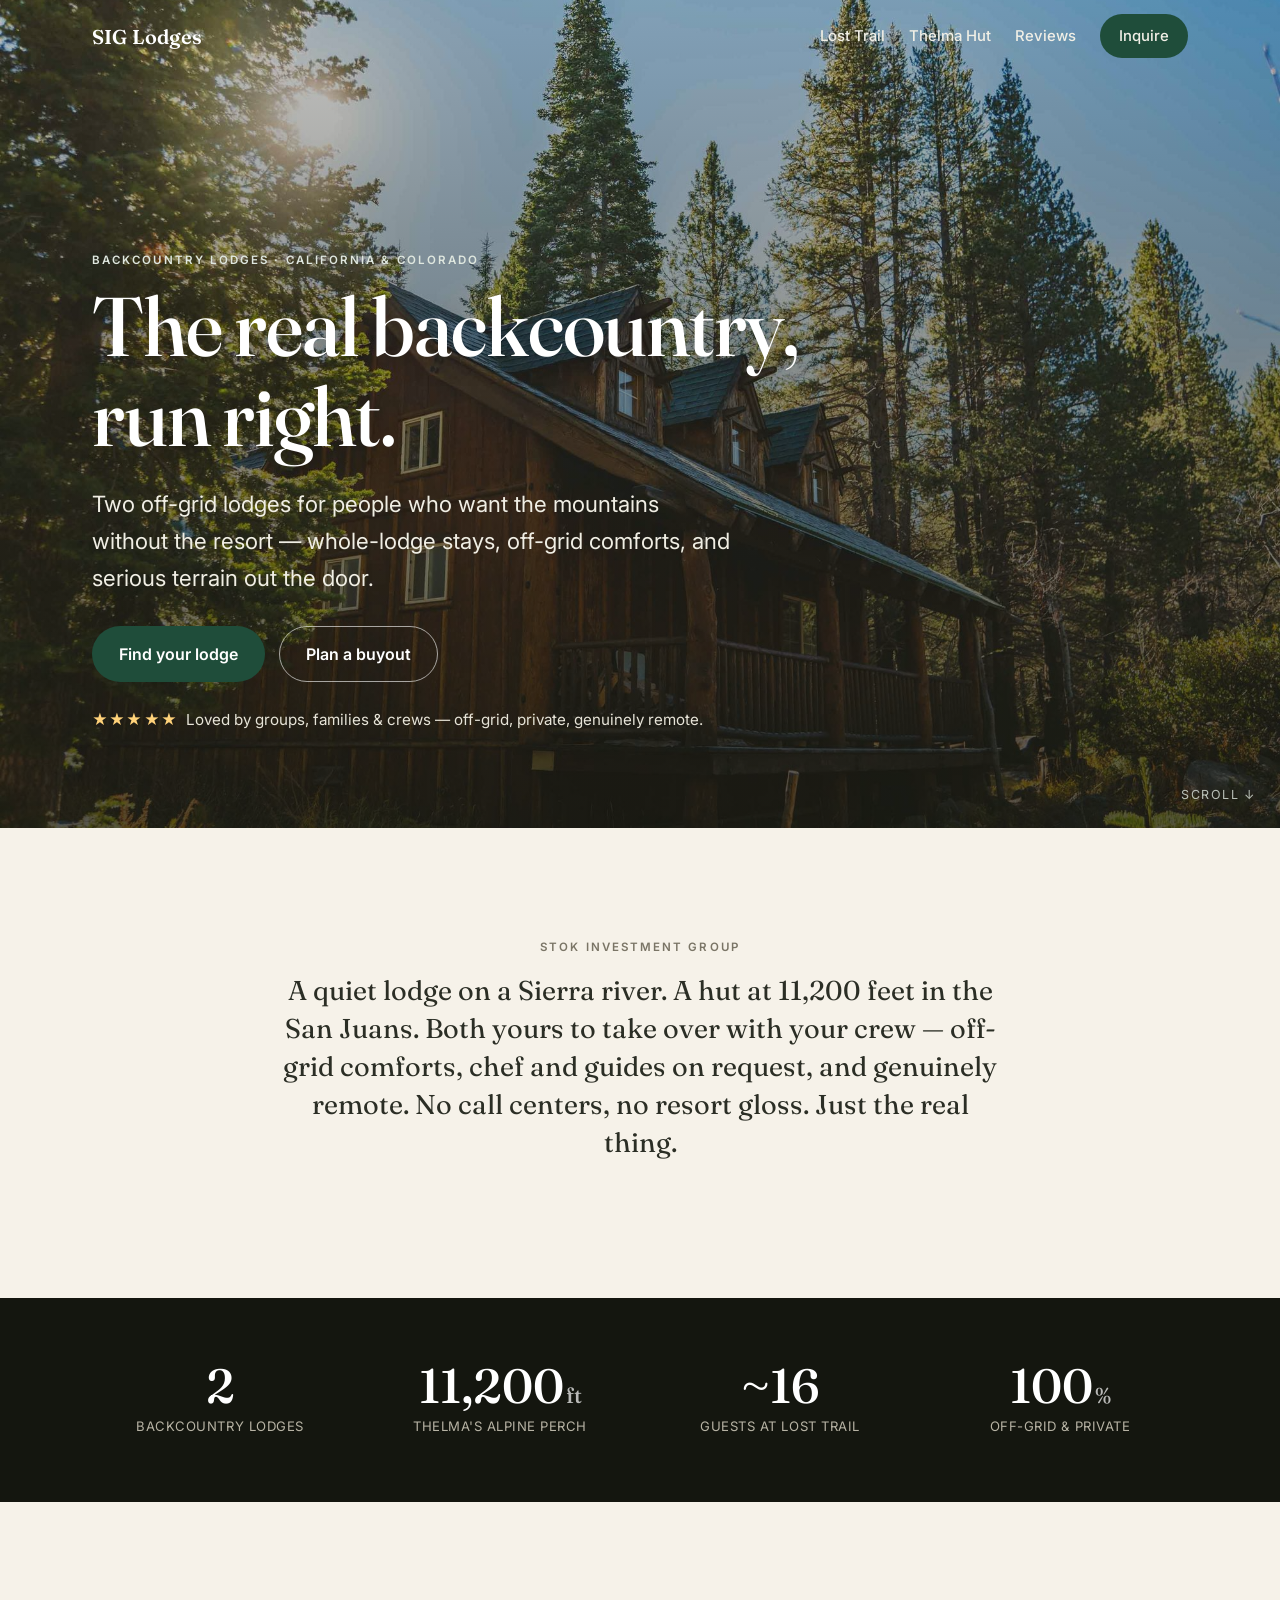
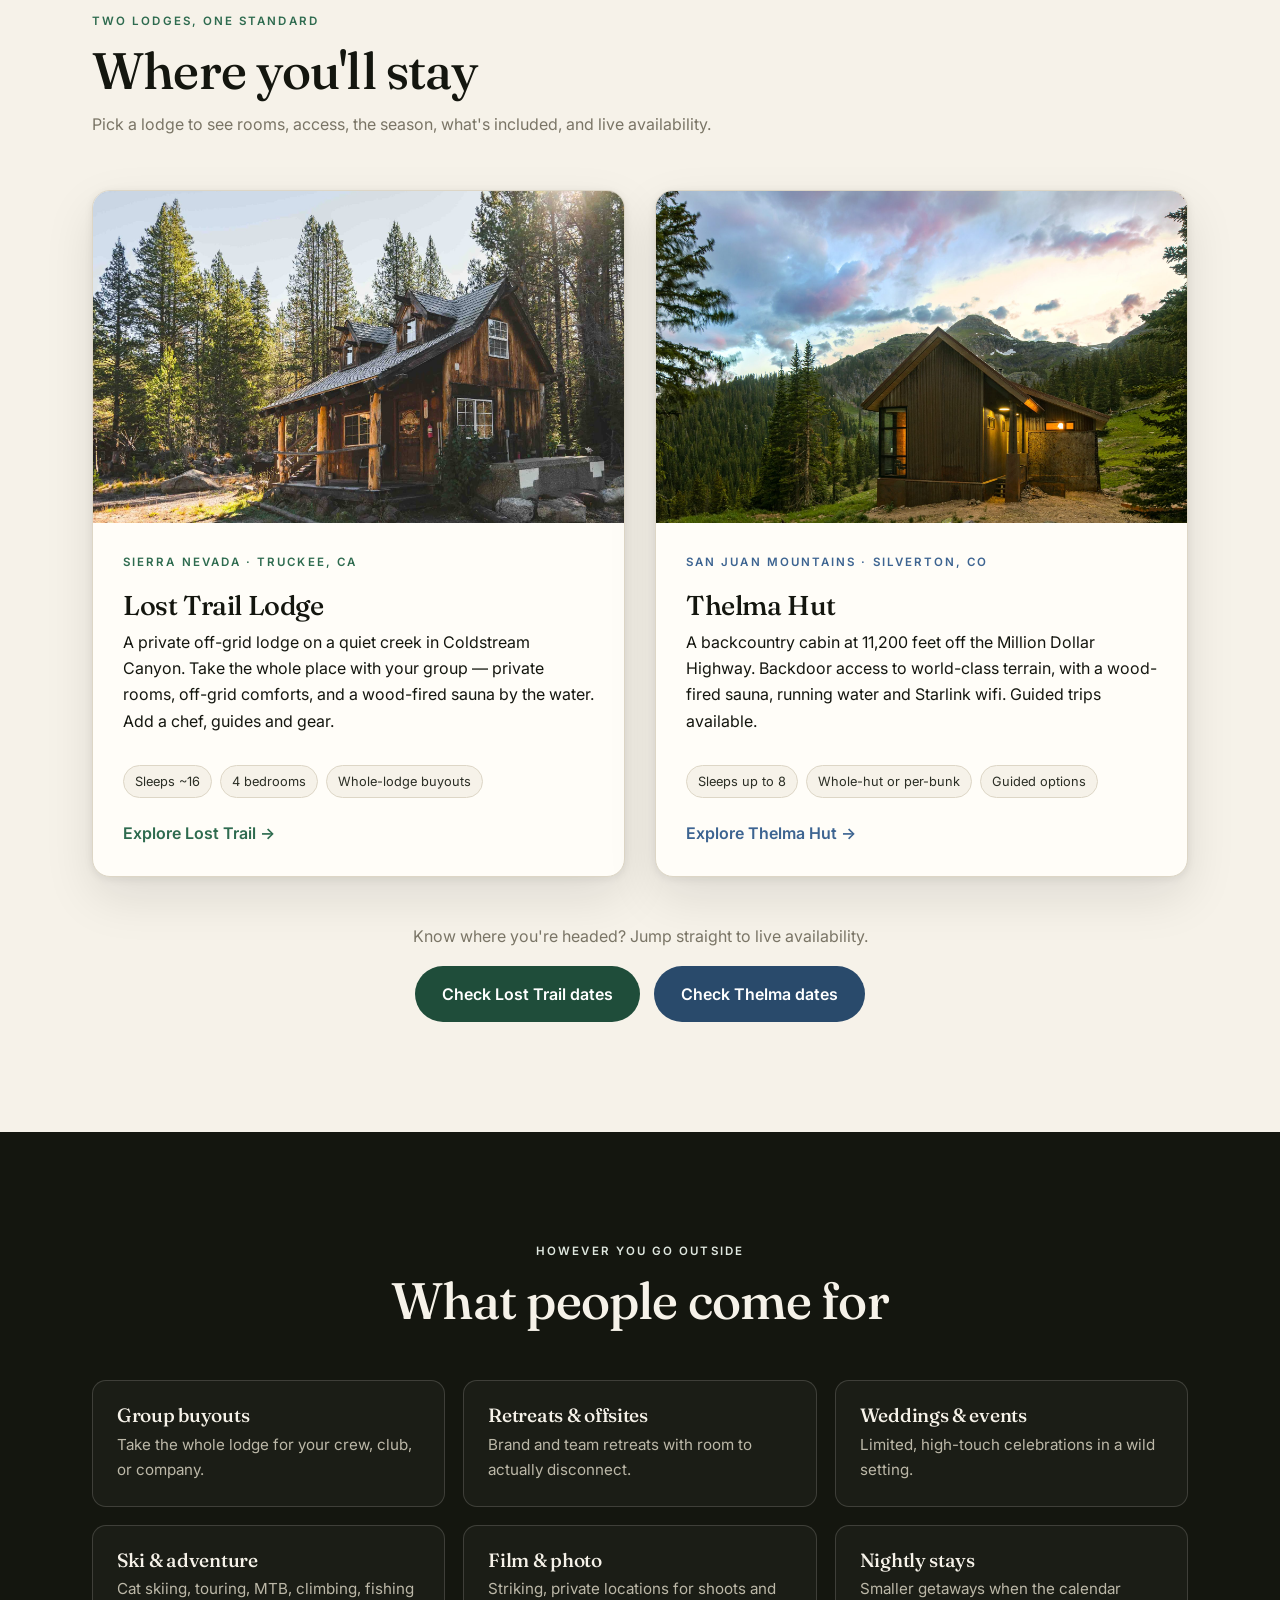
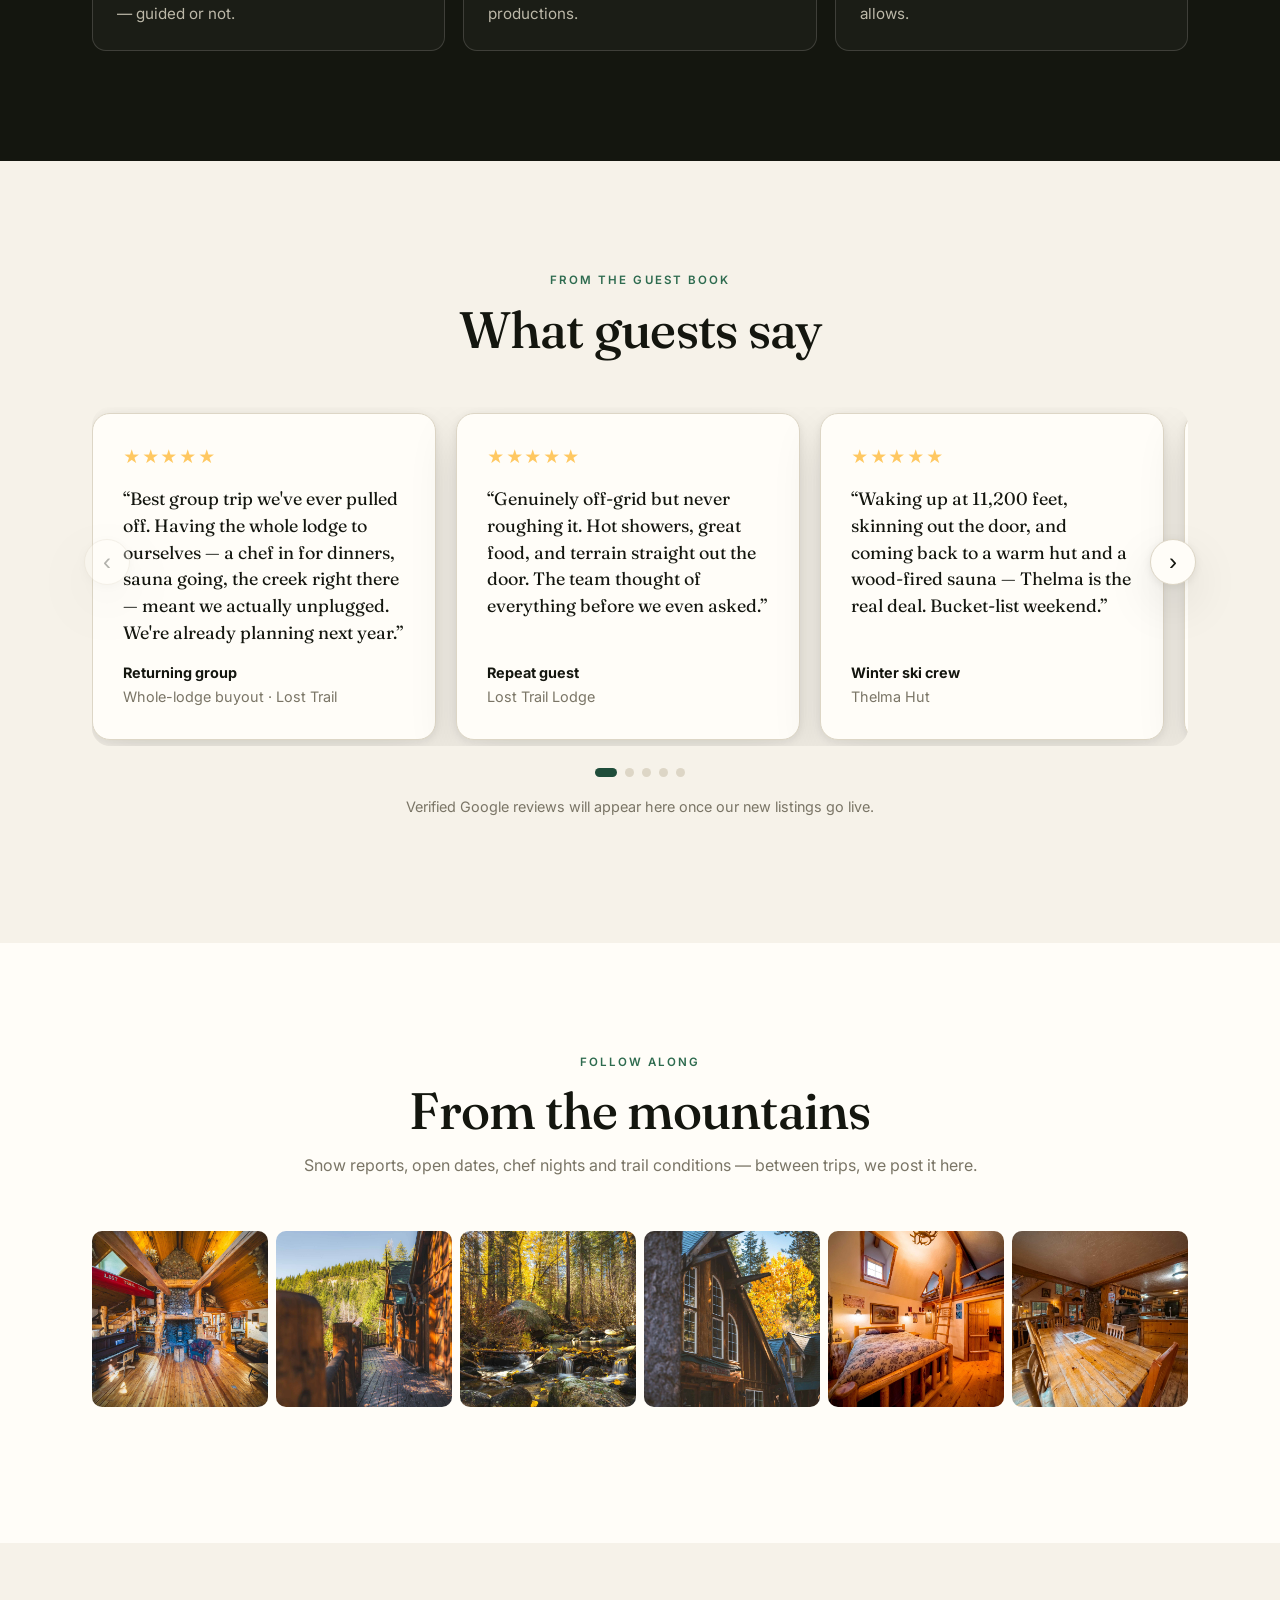
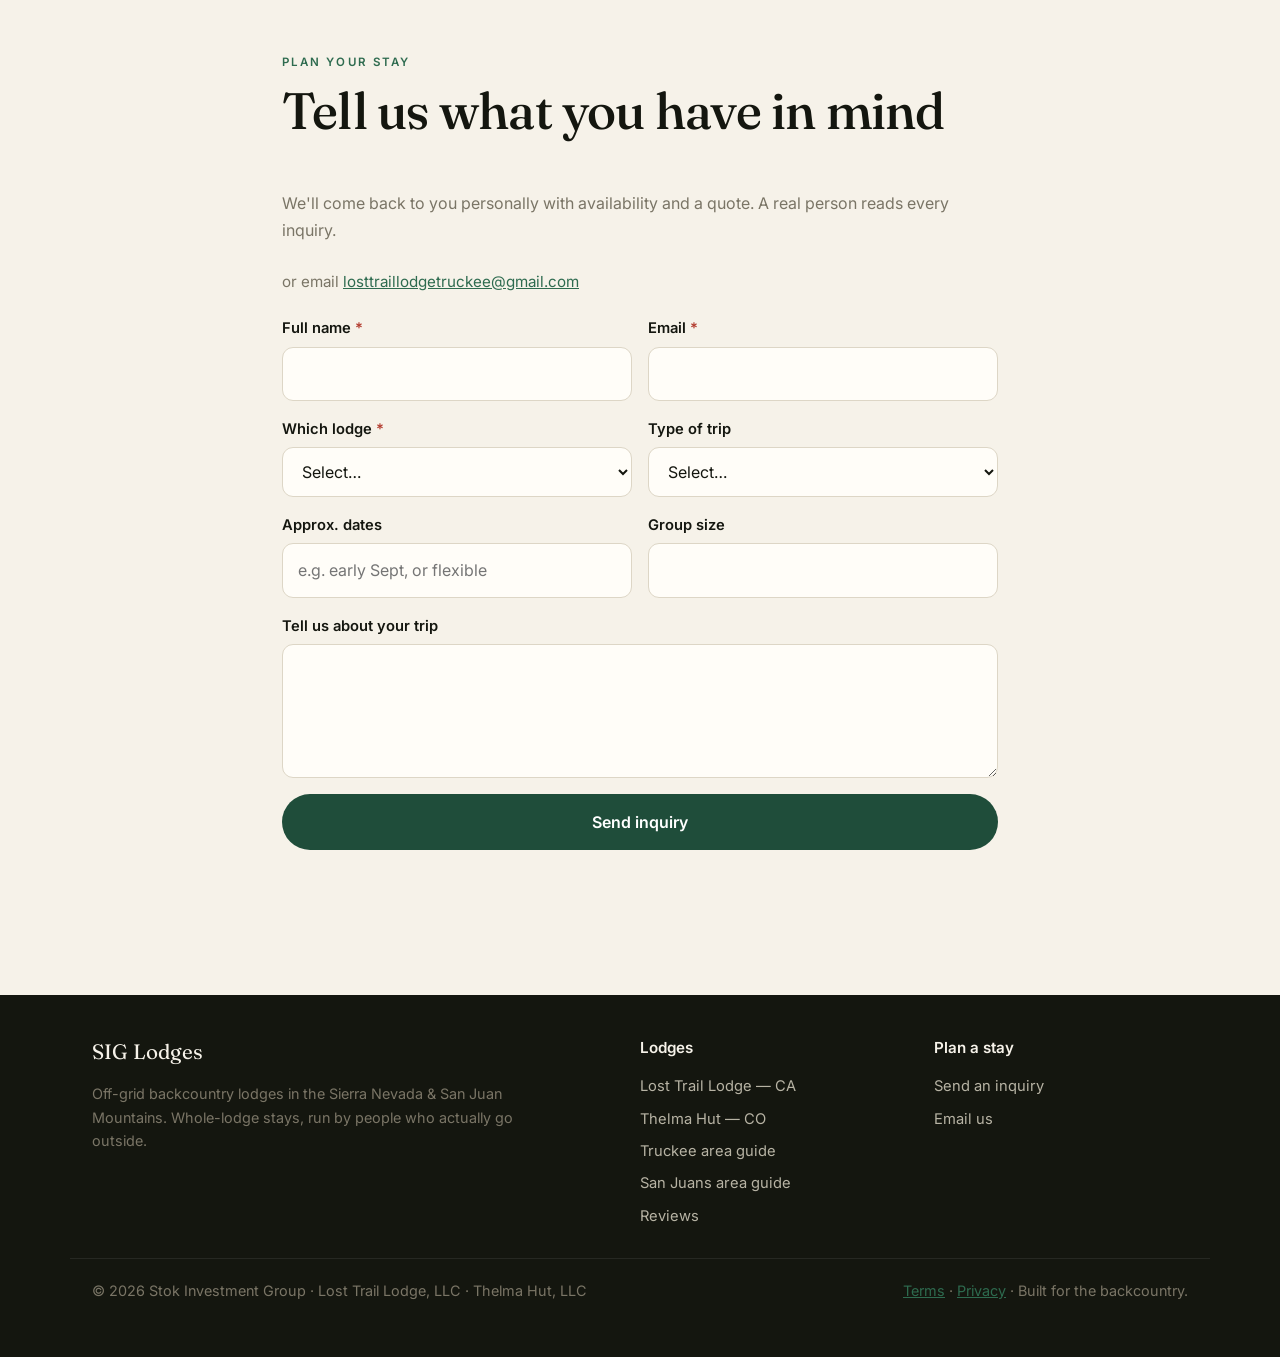
<file: index.html>
<!DOCTYPE html>
<html lang="en">
<head>
  <meta charset="UTF-8" />
  <meta name="viewport" content="width=device-width, initial-scale=1" />
  <title>SIG Lodges — Backcountry lodges in the Sierra &amp; San Juans</title>
  <meta name="description" content="Two off-grid backcountry lodges: Lost Trail Lodge in California's Sierra Nevada and Thelma Hut high in Colorado's San Juans. Whole-lodge buyouts, off-grid comforts, guided adventure. Now taking reservations." />
  <meta property="og:title" content="SIG Lodges — the real backcountry, yours to book" />
  <meta property="og:description" content="Lost Trail Lodge (CA) and Thelma Hut (CO). Off-grid and remote, built for groups who want the mountains without the resort." />
  <meta property="og:type" content="website" />
  <meta property="og:image" content="https://hut.rip/images/hero.jpg" />
  <meta name="twitter:card" content="summary_large_image" />
  <meta name="theme-color" content="#14160f" />
  <link rel="preconnect" href="https://fonts.googleapis.com" />
  <link rel="preconnect" href="https://fonts.gstatic.com" crossorigin />
  <link href="https://fonts.googleapis.com/css2?family=Fraunces:opsz,wght@9..144,400;9..144,500;9..144,600&family=Inter:wght@400;500;600&display=swap" rel="stylesheet" />
  <link rel="icon" href="favicon.svg" />
  <link rel="stylesheet" href="styles.css" />
</head>
<body data-site-lodge="SIG Lodges" data-site-inbox="SIG Lodges">
  <header class="nav" id="nav">
    <div class="wrap nav__inner">
      <a class="brand" href="index.html">SIG&nbsp;Lodges</a>
      <nav class="nav__links">
        <a href="https://lost-trail-lodge.com/">Lost Trail</a>
        <a href="https://redmtnthelma.com/">Thelma Hut</a>
        <a href="#reviews">Reviews</a>
        <a class="btn btn--sm btn--solid" href="#inquire">Inquire</a>
      </nav>
    </div>
  </header>

  <main id="top">
    <!-- HERO -->
    <section class="hero" id="hero">
      <div class="hero__inner wrap">
        <p class="eyebrow eyebrow--light">Backcountry lodges · California &amp; Colorado</p>
        <h1 class="hero__title">The real backcountry,<br />run right.</h1>
        <p class="hero__lede">Two off-grid lodges for people who want the mountains without the resort — whole-lodge stays, off-grid comforts, and serious terrain out the door.</p>
        <div class="cta-row">
          <a class="btn btn--solid" href="#stay">Find your lodge</a>
          <a class="btn btn--outline-light" href="#inquire">Plan a buyout</a>
        </div>
        <p class="hero__trust" id="heroTrust"><span class="stars" aria-hidden="true">★★★★★</span> Loved by groups, families &amp; crews — off-grid, private, genuinely remote.</p>
      </div>
      <div class="hero__scroll" aria-hidden="true">scroll ↓</div>
    </section>

    <!-- INTRO -->
    <section class="band band--cream center reveal">
      <div class="wrap narrow">
        <p class="kicker">Stok Investment Group</p>
        <p class="lead">A quiet lodge on a Sierra river. A hut at 11,200 feet in the San Juans. Both yours to take over with your crew — off-grid comforts, chef and guides on request, and genuinely remote. No call centers, no resort gloss. Just the real thing.</p>
      </div>
    </section>

    <!-- STATS -->
    <section class="stats reveal" aria-label="At a glance">
      <div class="wrap stats__grid">
        <div class="stat"><span class="stat__num">2</span><span class="stat__label">backcountry lodges</span></div>
        <div class="stat"><span class="stat__num">11,200<small>ft</small></span><span class="stat__label">Thelma's alpine perch</span></div>
        <div class="stat"><span class="stat__num">~16</span><span class="stat__label">guests at Lost Trail</span></div>
        <div class="stat"><span class="stat__num">100<small>%</small></span><span class="stat__label">off-grid &amp; private</span></div>
      </div>
    </section>

    <!-- LOCATIONS -->
    <section class="band band--cream" id="stay">
      <div class="wrap">
        <div class="section-head">
          <p class="eyebrow">Two lodges, one standard</p>
          <h2 class="display">Where you'll stay</h2>
          <p class="muted section-head__sub">Pick a lodge to see rooms, access, the season, what's included, and live availability.</p>
        </div>
        <div class="loc-cards">
          <a class="loc-card reveal" href="https://lost-trail-lodge.com/">
            <div class="loc-card__media img-lt-hero" role="img" aria-label="Lost Trail Lodge in Coldstream Canyon"></div>
            <div class="loc-card__body">
              <p class="eyebrow">Sierra Nevada · Truckee, CA</p>
              <h3 class="loc-card__title">Lost Trail Lodge</h3>
              <p>A private off-grid lodge on a quiet creek in Coldstream Canyon. Take the whole place with your group — private rooms, off-grid comforts, and a wood-fired sauna by the water. Add a chef, guides and gear.</p>
              <ul class="loc-card__facts">
                <li>Sleeps ~16</li><li>4 bedrooms</li><li>Whole-lodge buyouts</li>
              </ul>
              <span class="loc-card__cta">Explore Lost Trail →</span>
            </div>
          </a>
          <a class="loc-card loc-card--alpine reveal" href="https://redmtnthelma.com/">
            <div class="loc-card__media img-rmp-hero" role="img" aria-label="Thelma Hut high in the San Juans"></div>
            <div class="loc-card__body">
              <p class="eyebrow eyebrow--alpine">San Juan Mountains · Silverton, CO</p>
              <h3 class="loc-card__title">Thelma Hut</h3>
              <p>A backcountry cabin at 11,200 feet off the Million Dollar Highway. Backdoor access to world-class terrain, with a wood-fired sauna, running water and Starlink wifi. Guided trips available.</p>
              <ul class="loc-card__facts">
                <li>Sleeps up to 8</li><li>Whole-hut or per-bunk</li><li>Guided options</li>
              </ul>
              <span class="loc-card__cta loc-card__cta--alpine">Explore Thelma Hut →</span>
            </div>
          </a>
        </div>
        <div class="book-cta reveal">
          <p class="book-cta__label">Know where you're headed? Jump straight to live availability.</p>
          <div class="book-cta__row">
            <a class="btn btn--solid" href="https://lost-trail-lodge.com/#book">Check Lost Trail dates</a>
            <a class="btn btn--alpine" href="https://redmtnthelma.com/#book">Check Thelma dates</a>
          </div>
        </div>
      </div>
    </section>

    <!-- TRIPS -->
    <section class="band band--dark" id="trips">
      <div class="wrap">
        <div class="section-head center">
          <p class="eyebrow eyebrow--light">However you go outside</p>
          <h2 class="display light">What people come for</h2>
        </div>
        <div class="trips">
          <div class="trip reveal"><h3>Group buyouts</h3><p>Take the whole lodge for your crew, club, or company.</p></div>
          <div class="trip reveal"><h3>Retreats &amp; offsites</h3><p>Brand and team retreats with room to actually disconnect.</p></div>
          <div class="trip reveal"><h3>Weddings &amp; events</h3><p>Limited, high-touch celebrations in a wild setting.</p></div>
          <div class="trip reveal"><h3>Ski &amp; adventure</h3><p>Cat skiing, touring, MTB, climbing, fishing — guided or not.</p></div>
          <div class="trip reveal"><h3>Film &amp; photo</h3><p>Striking, private locations for shoots and productions.</p></div>
          <div class="trip reveal"><h3>Nightly stays</h3><p>Smaller getaways when the calendar allows.</p></div>
        </div>
      </div>
    </section>

    <!-- REVIEWS -->
    <!-- ============================================================
         REVIEWS — seeded carousel below is PLACEHOLDER content.
         TODO (Matt): replace each quote with the guest's ACTUAL words
         (with their OK), or let the live Google widget take over once
         the SIG Google Business Profile is live (set GOOGLE_REVIEWS in
         app.js). Attributions are generic placeholders -- replace with real, consented guest quotes.
         ============================================================ -->
    <section class="band band--cream reviews" id="reviews">
      <div class="wrap">
        <div class="section-head center">
          <p class="eyebrow">From the guest book</p>
          <h2 class="display">What guests say</h2>
          <div class="rating-line" id="googleRating" hidden></div>
        </div>

        <!-- Live Google reviews mount (hidden until configured in app.js) -->
        <div id="googleReviews" class="google-reviews" hidden></div>

        <div class="carousel" data-carousel data-autoplay="6500" aria-roledescription="carousel" aria-label="Guest reviews">
          <button class="carousel__btn carousel__btn--prev" type="button" data-carousel-prev aria-label="Previous review">‹</button>
          <div class="carousel__viewport" data-carousel-viewport tabindex="0">
            <ul class="carousel__track" data-carousel-track>
              <li class="review-card" role="group" aria-roledescription="slide">
                <div class="review-card__stars" aria-hidden="true">★★★★★</div>
                <blockquote class="review-card__quote">“Best group trip we've ever pulled off. Having the whole lodge to ourselves — a chef in for dinners, sauna going, the creek right there — meant we actually unplugged. We're already planning next year.”</blockquote>
                <figcaption class="review-card__who"><strong>Returning group</strong><span>Whole-lodge buyout · Lost Trail</span></figcaption>
              </li>
              <li class="review-card" role="group" aria-roledescription="slide">
                <div class="review-card__stars" aria-hidden="true">★★★★★</div>
                <blockquote class="review-card__quote">“Genuinely off-grid but never roughing it. Hot showers, great food, and terrain straight out the door. The team thought of everything before we even asked.”</blockquote>
                <figcaption class="review-card__who"><strong>Repeat guest</strong><span>Lost Trail Lodge</span></figcaption>
              </li>
              <li class="review-card" role="group" aria-roledescription="slide">
                <div class="review-card__stars" aria-hidden="true">★★★★★</div>
                <blockquote class="review-card__quote">“Waking up at 11,200 feet, skinning out the door, and coming back to a warm hut and a wood-fired sauna — Thelma is the real deal. Bucket-list weekend.”</blockquote>
                <figcaption class="review-card__who"><strong>Winter ski crew</strong><span>Thelma Hut</span></figcaption>
              </li>
              <li class="review-card" role="group" aria-roledescription="slide">
                <div class="review-card__stars" aria-hidden="true">★★★★★</div>
                <blockquote class="review-card__quote">“We booked Lost Trail for a company offsite and it beat every hotel conference room by a mile. Remote enough to focus, comfortable enough that nobody wanted to leave.”</blockquote>
                <figcaption class="review-card__who"><strong>Team offsite</strong><span>Corporate retreat · Lost Trail</span></figcaption>
              </li>
              <li class="review-card" role="group" aria-roledescription="slide">
                <div class="review-card__stars" aria-hidden="true">★★★★★</div>
                <blockquote class="review-card__quote">“The kind of place you tell people about for years. Wild setting, real hospitality, zero corners cut. Already trying to get the crew back for a winter trip.”</blockquote>
                <figcaption class="review-card__who"><strong>Summer guests</strong><span>Thelma Hut</span></figcaption>
              </li>
            </ul>
          </div>
          <button class="carousel__btn carousel__btn--next" type="button" data-carousel-next aria-label="Next review">›</button>
          <div class="carousel__dots" data-carousel-dots aria-hidden="true"></div>
        </div>
        <p class="reviews-note muted small center">Verified Google reviews will appear here once our new listings go live.</p>
      </div>
    </section>

    <!-- INSTAGRAM -->
    <section class="band band--paper instagram" id="instagram">
      <div class="wrap">
        <div class="section-head center">
          <p class="eyebrow" id="igHandle">Follow along</p>
          <h2 class="display">From the mountains</h2>
          <p class="muted section-head__sub">Snow reports, open dates, chef nights and trail conditions — between trips, we post it here.</p>
        </div>
        <!-- JS injects a live Instagram feed when configured; otherwise a photo grid renders below. -->
        <div id="igFeed" class="ig-feed">
          <div class="ig-feed__tile img-lt-1" role="img" aria-label="Lost Trail Lodge"></div>
          <div class="ig-feed__tile img-lt-3" role="img" aria-label="The deck and forest"></div>
          <div class="ig-feed__tile img-lt-5" role="img" aria-label="Coldstream Creek"></div>
          <div class="ig-feed__tile img-lt-6" role="img" aria-label="The lodge in autumn"></div>
          <div class="ig-feed__tile img-lt-2" role="img" aria-label="A private bedroom"></div>
          <div class="ig-feed__tile img-lt-4" role="img" aria-label="The kitchen and table"></div>
        </div>
        <div class="center ig-follow-row">
          <a class="btn btn--solid" id="igFollow" href="https://instagram.com" target="_blank" rel="noopener">Follow on Instagram</a>
        </div>
      </div>
    </section>

    <!-- INQUIRE -->
    <section class="band band--cream" id="inquire">
      <div class="wrap narrow">
        <div class="section-head">
          <p class="eyebrow">Plan your stay</p>
          <h2 class="display">Tell us what you have in mind</h2>
        </div>
        <p class="muted">We'll come back to you personally with availability and a quote. A real person reads every inquiry.</p>

        <div class="contact-actions">
          <a class="btn btn--whatsapp" id="waBtn" href="#" target="_blank" rel="noopener">💬&nbsp; Text us on WhatsApp</a>
          <span class="contact-actions__or">or email <a id="emailLink" href="#">loading…</a></span>
        </div>

        <form id="inquiryForm" class="form" novalidate>
          <div class="row2">
            <div class="field"><label for="name">Full name <span class="req">*</span></label><input id="name" name="name" type="text" autocomplete="name" required /></div>
            <div class="field"><label for="email">Email <span class="req">*</span></label><input id="email" name="email" type="email" autocomplete="email" required /></div>
          </div>
          <div class="row2">
            <div class="field"><label for="lodge">Which lodge <span class="req">*</span></label>
              <select id="lodge" name="lodge" required>
                <option value="">Select…</option>
                <option value="Lost Trail Lodge">Lost Trail Lodge (CA)</option>
                <option value="Thelma Hut">Thelma Hut (CO)</option>
                <option value="Either / not sure">Either / not sure</option>
              </select>
            </div>
            <div class="field"><label for="triptype">Type of trip</label>
              <select id="triptype" name="triptype">
                <option value="">Select…</option>
                <option>Group buyout</option><option>Retreat / offsite</option><option>Wedding / event</option>
                <option>Ski / adventure</option><option>Film / photo</option><option>Nightly stay</option>
              </select>
            </div>
          </div>
          <div class="row2">
            <div class="field"><label for="dates">Approx. dates</label><input id="dates" name="dates" type="text" placeholder="e.g. early Sept, or flexible" /></div>
            <div class="field"><label for="group">Group size</label><input id="group" name="group" type="number" min="1" inputmode="numeric" /></div>
          </div>
          <div class="field"><label for="message">Tell us about your trip</label><textarea id="message" name="message" rows="4"></textarea></div>
          <button type="submit" class="btn btn--solid btn--block">Send inquiry</button>
          <p id="formStatus" class="form__status" role="status" aria-live="polite"></p>
        </form>
      </div>
    </section>
  </main>

  <footer class="footer">
    <div class="wrap footer__grid">
      <div class="footer__col footer__col--brand">
        <p class="footer__brand">SIG Lodges</p>
        <p class="muted small">Off-grid backcountry lodges in the Sierra Nevada &amp; San Juan Mountains. Whole-lodge stays, run by people who actually go outside.</p>
        <div class="footer__social" id="footerSocial"></div>
      </div>
      <div class="footer__col">
        <p class="footer__h">Lodges</p>
        <a href="https://lost-trail-lodge.com/">Lost Trail Lodge — CA</a>
        <a href="https://redmtnthelma.com/">Thelma Hut — CO</a>
        <a href="https://lost-trail-lodge.com/lost-trail-area-guide.html">Truckee area guide</a>
        <a href="https://redmtnthelma.com/thelma-area-guide.html">San Juans area guide</a>
        <a href="#reviews">Reviews</a>
      </div>
      <div class="footer__col">
        <p class="footer__h">Plan a stay</p>
        <a href="#inquire">Send an inquiry</a>
        <a id="footerEmail" href="#">Email us</a>
        <a id="footerWa" href="#" target="_blank" rel="noopener" hidden>WhatsApp</a>
      </div>
    </div>
    <div class="wrap footer__base">
      <p class="muted small">© <span id="year">2026</span> Stok Investment Group · Lost Trail Lodge, LLC · Thelma Hut, LLC</p>
      <p class="muted small"><a href="terms.html">Terms</a> · <a href="privacy.html">Privacy</a> · Built for the backcountry.</p>
    </div>
  </footer>

  <script src="app.js"></script>
</body>
</html>
</file>
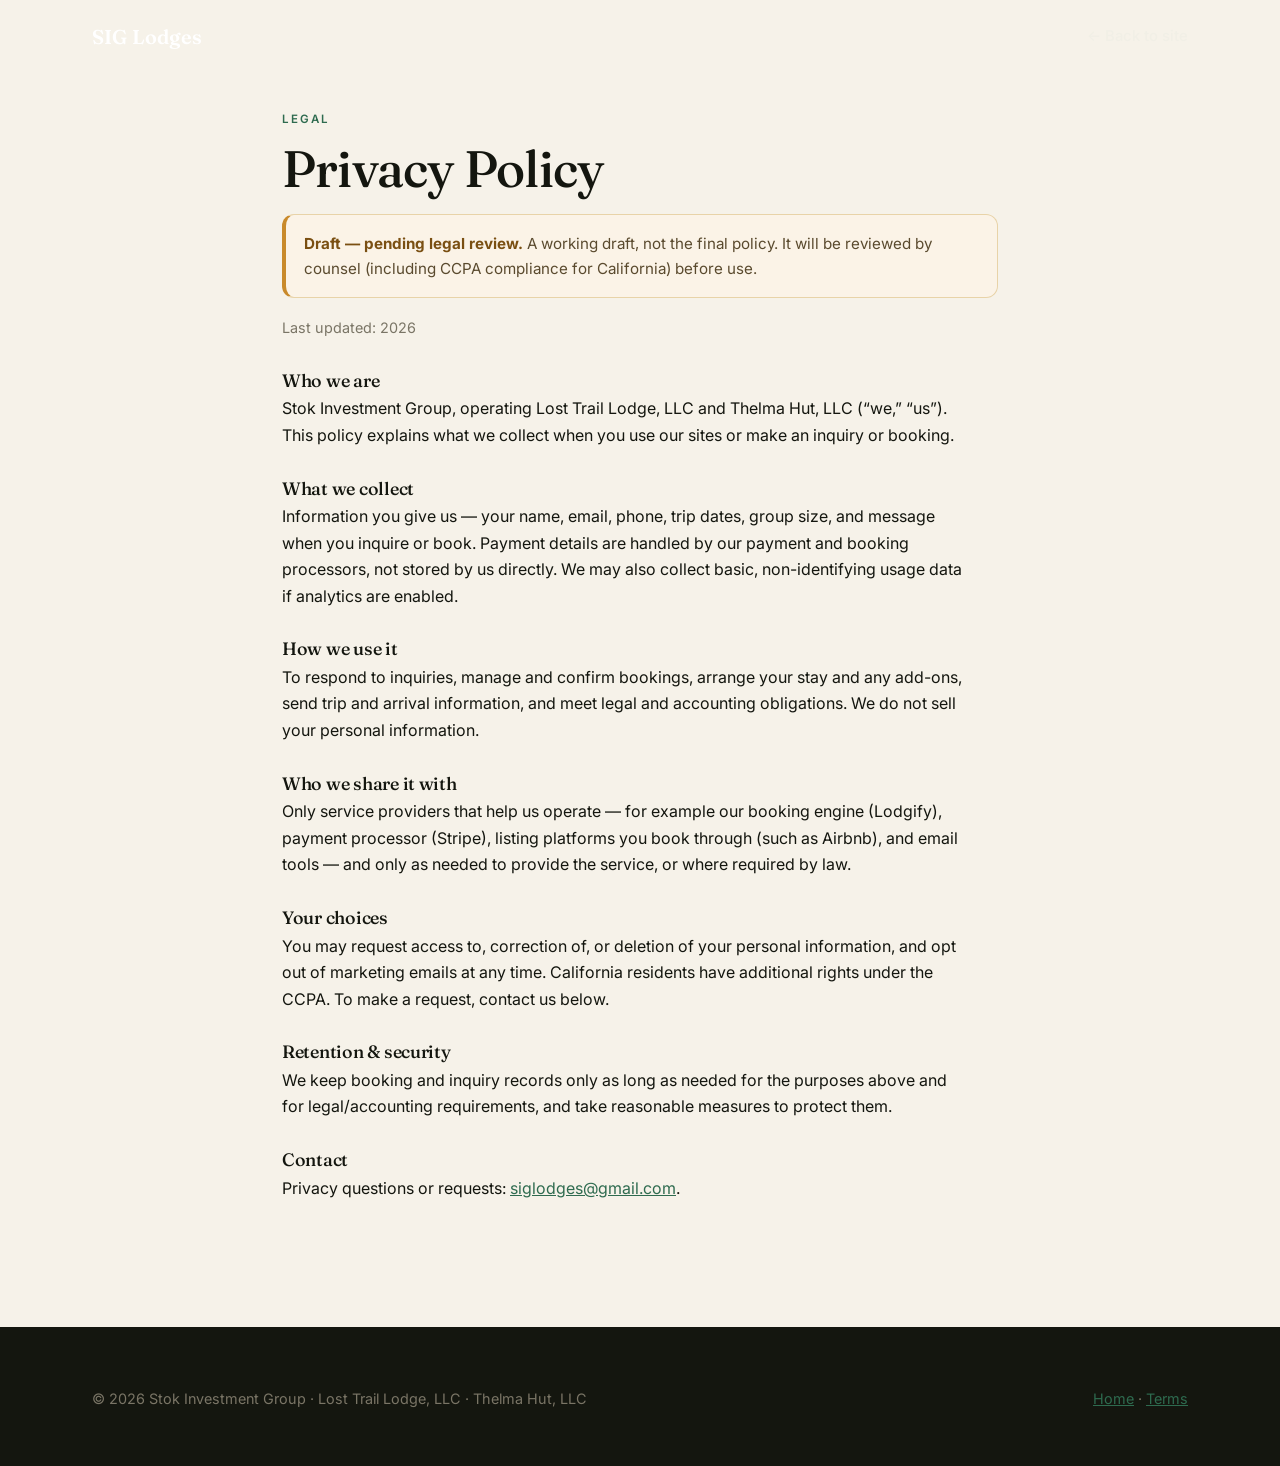
<file: privacy.html>
<!DOCTYPE html>
<html lang="en">
<head>
  <meta charset="UTF-8" />
  <meta name="viewport" content="width=device-width, initial-scale=1" />
  <title>Privacy Policy — SIG Lodges</title>
  <meta name="robots" content="noindex" />
  <link rel="preconnect" href="https://fonts.googleapis.com" />
  <link rel="preconnect" href="https://fonts.gstatic.com" crossorigin />
  <link href="https://fonts.googleapis.com/css2?family=Fraunces:opsz,wght@9..144,400;9..144,500;9..144,600&family=Inter:wght@400;500;600&display=swap" rel="stylesheet" />
  <link rel="icon" href="favicon.svg" />
  <link rel="stylesheet" href="styles.css" />
</head>
<body data-site-lodge="SIG Lodges" data-site-inbox="SIG Lodges">
  <header class="nav scrolled" id="nav">
    <div class="wrap nav__inner">
      <a class="brand" href="/">SIG&nbsp;Lodges</a>
      <nav class="nav__links"><a href="/">← Back to site</a></nav>
    </div>
  </header>

  <main id="top">
    <section class="band band--cream">
      <div class="wrap narrow legal">
        <p class="eyebrow">Legal</p>
        <h1 class="display">Privacy Policy</h1>
        <div class="callout callout--warn" role="note"><strong>Draft — pending legal review.</strong> A working draft, not the final policy. It will be reviewed by counsel (including CCPA compliance for California) before use.</div>
        <p class="muted small">Last updated: <span id="year">2026</span></p>

        <h3>Who we are</h3>
        <p>Stok Investment Group, operating Lost Trail Lodge, LLC and Thelma Hut, LLC (“we,” “us”). This policy explains what we collect when you use our sites or make an inquiry or booking.</p>

        <h3>What we collect</h3>
        <p>Information you give us — your name, email, phone, trip dates, group size, and message when you inquire or book. Payment details are handled by our payment and booking processors, not stored by us directly. We may also collect basic, non-identifying usage data if analytics are enabled.</p>

        <h3>How we use it</h3>
        <p>To respond to inquiries, manage and confirm bookings, arrange your stay and any add-ons, send trip and arrival information, and meet legal and accounting obligations. We do not sell your personal information.</p>

        <h3>Who we share it with</h3>
        <p>Only service providers that help us operate — for example our booking engine (Lodgify), payment processor (Stripe), listing platforms you book through (such as Airbnb), and email tools — and only as needed to provide the service, or where required by law.</p>

        <h3>Your choices</h3>
        <p>You may request access to, correction of, or deletion of your personal information, and opt out of marketing emails at any time. California residents have additional rights under the CCPA. To make a request, contact us below.</p>

        <h3>Retention &amp; security</h3>
        <p>We keep booking and inquiry records only as long as needed for the purposes above and for legal/accounting requirements, and take reasonable measures to protect them.</p>

        <h3>Contact</h3>
        <p>Privacy questions or requests: <a href="mailto:siglodges@gmail.com">siglodges@gmail.com</a>.</p>
      </div>
    </section>
  </main>

  <footer class="footer">
    <div class="wrap footer__base">
      <p class="muted small">© <span id="year2">2026</span> Stok Investment Group · Lost Trail Lodge, LLC · Thelma Hut, LLC</p>
      <p class="muted small"><a href="/">Home</a> · <a href="terms.html">Terms</a></p>
    </div>
  </footer>

  <script src="app.js"></script>
</body>
</html>
</file>
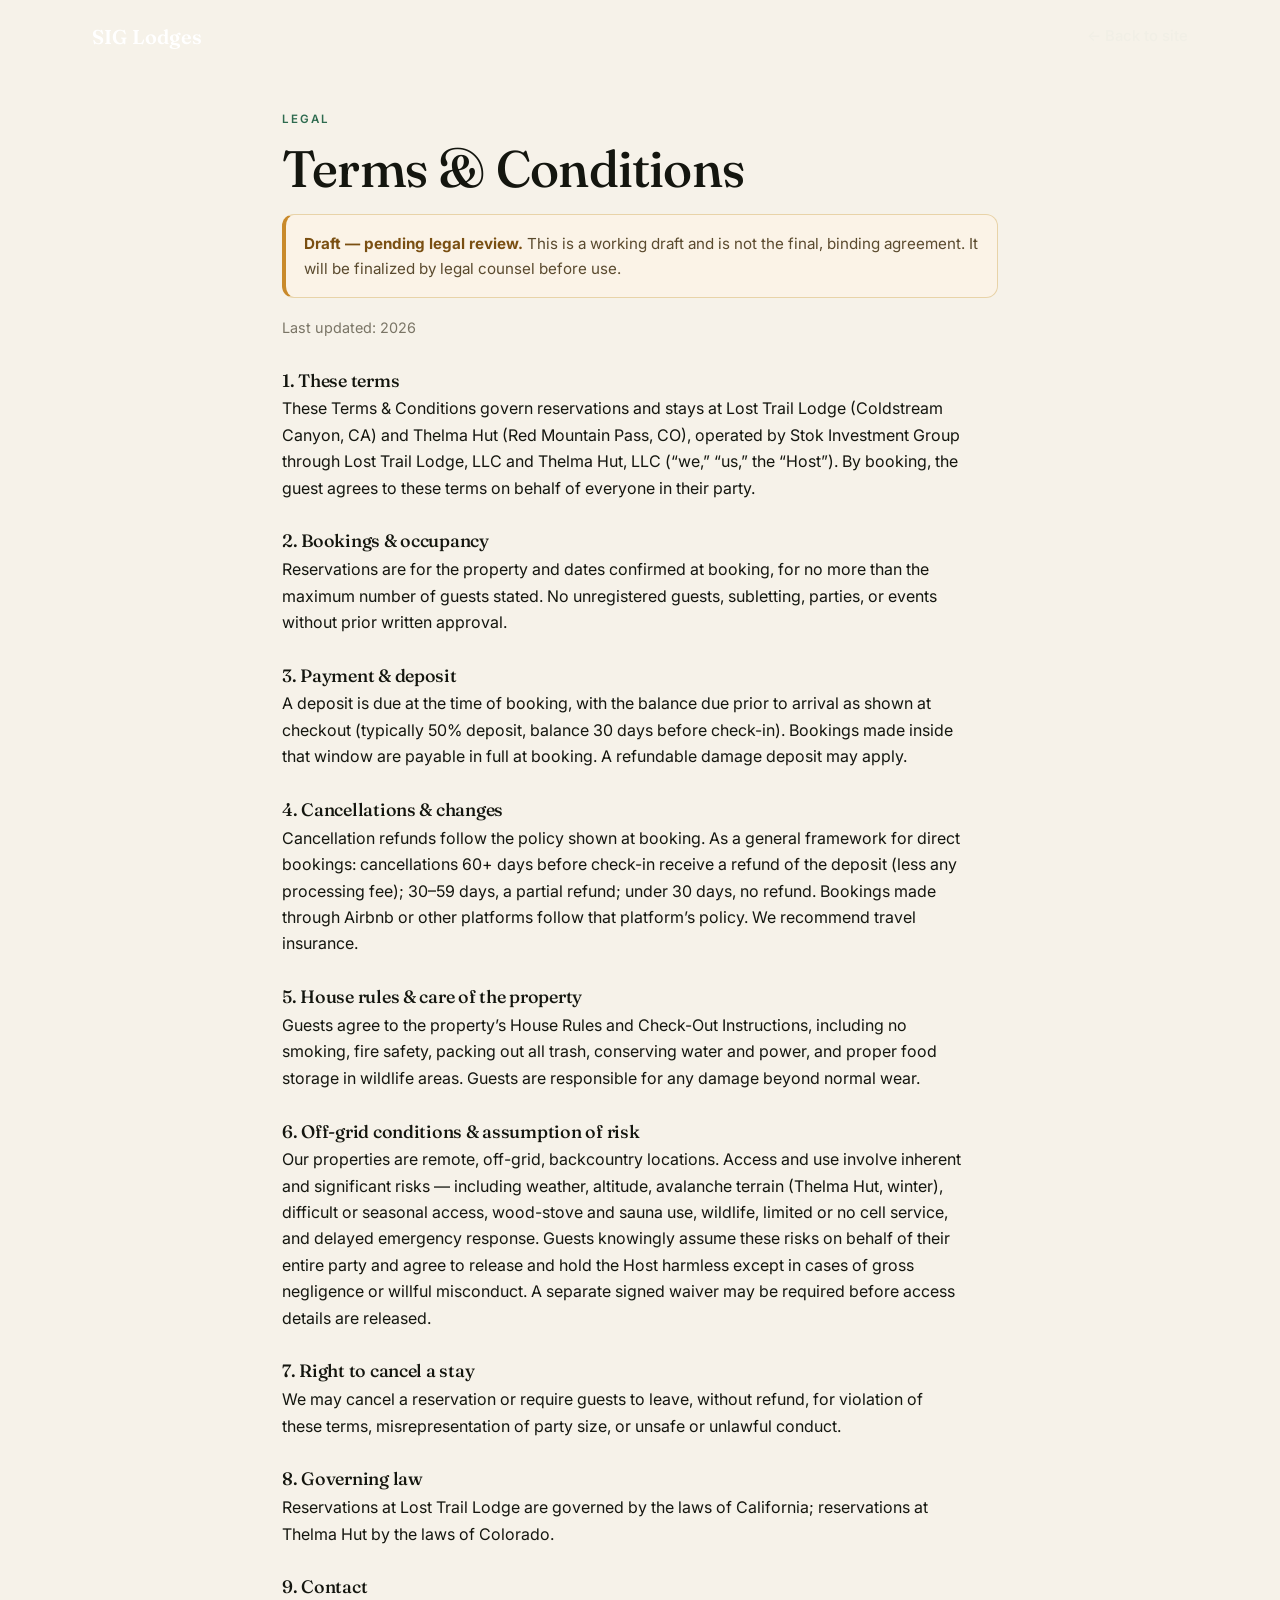
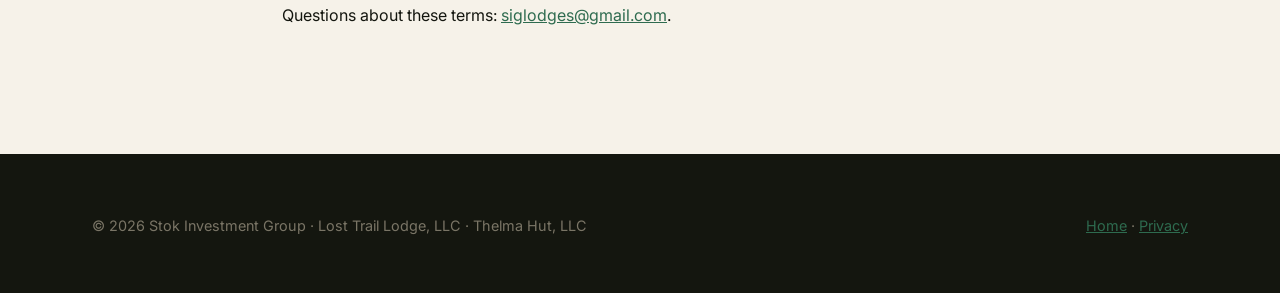
<file: terms.html>
<!DOCTYPE html>
<html lang="en">
<head>
  <meta charset="UTF-8" />
  <meta name="viewport" content="width=device-width, initial-scale=1" />
  <title>Terms &amp; Conditions — SIG Lodges</title>
  <meta name="robots" content="noindex" />
  <link rel="preconnect" href="https://fonts.googleapis.com" />
  <link rel="preconnect" href="https://fonts.gstatic.com" crossorigin />
  <link href="https://fonts.googleapis.com/css2?family=Fraunces:opsz,wght@9..144,400;9..144,500;9..144,600&family=Inter:wght@400;500;600&display=swap" rel="stylesheet" />
  <link rel="icon" href="favicon.svg" />
  <link rel="stylesheet" href="styles.css" />
</head>
<body data-site-lodge="SIG Lodges" data-site-inbox="SIG Lodges">
  <header class="nav scrolled" id="nav">
    <div class="wrap nav__inner">
      <a class="brand" href="/">SIG&nbsp;Lodges</a>
      <nav class="nav__links"><a href="/">← Back to site</a></nav>
    </div>
  </header>

  <main id="top">
    <section class="band band--cream">
      <div class="wrap narrow legal">
        <p class="eyebrow">Legal</p>
        <h1 class="display">Terms &amp; Conditions</h1>
        <div class="callout callout--warn" role="note"><strong>Draft — pending legal review.</strong> This is a working draft and is not the final, binding agreement. It will be finalized by legal counsel before use.</div>
        <p class="muted small">Last updated: <span id="year">2026</span></p>

        <h3>1. These terms</h3>
        <p>These Terms &amp; Conditions govern reservations and stays at Lost Trail Lodge (Coldstream Canyon, CA) and Thelma Hut (Red Mountain Pass, CO), operated by Stok Investment Group through Lost Trail Lodge, LLC and Thelma Hut, LLC (“we,” “us,” the “Host”). By booking, the guest agrees to these terms on behalf of everyone in their party.</p>

        <h3>2. Bookings &amp; occupancy</h3>
        <p>Reservations are for the property and dates confirmed at booking, for no more than the maximum number of guests stated. No unregistered guests, subletting, parties, or events without prior written approval.</p>

        <h3>3. Payment &amp; deposit</h3>
        <p>A deposit is due at the time of booking, with the balance due prior to arrival as shown at checkout (typically 50% deposit, balance 30 days before check-in). Bookings made inside that window are payable in full at booking. A refundable damage deposit may apply.</p>

        <h3>4. Cancellations &amp; changes</h3>
        <p>Cancellation refunds follow the policy shown at booking. As a general framework for direct bookings: cancellations 60+ days before check-in receive a refund of the deposit (less any processing fee); 30–59 days, a partial refund; under 30 days, no refund. Bookings made through Airbnb or other platforms follow that platform’s policy. We recommend travel insurance.</p>

        <h3>5. House rules &amp; care of the property</h3>
        <p>Guests agree to the property’s House Rules and Check-Out Instructions, including no smoking, fire safety, packing out all trash, conserving water and power, and proper food storage in wildlife areas. Guests are responsible for any damage beyond normal wear.</p>

        <h3>6. Off-grid conditions &amp; assumption of risk</h3>
        <p>Our properties are remote, off-grid, backcountry locations. Access and use involve inherent and significant risks — including weather, altitude, avalanche terrain (Thelma Hut, winter), difficult or seasonal access, wood-stove and sauna use, wildlife, limited or no cell service, and delayed emergency response. Guests knowingly assume these risks on behalf of their entire party and agree to release and hold the Host harmless except in cases of gross negligence or willful misconduct. A separate signed waiver may be required before access details are released.</p>

        <h3>7. Right to cancel a stay</h3>
        <p>We may cancel a reservation or require guests to leave, without refund, for violation of these terms, misrepresentation of party size, or unsafe or unlawful conduct.</p>

        <h3>8. Governing law</h3>
        <p>Reservations at Lost Trail Lodge are governed by the laws of California; reservations at Thelma Hut by the laws of Colorado.</p>

        <h3>9. Contact</h3>
        <p>Questions about these terms: <a href="mailto:siglodges@gmail.com">siglodges@gmail.com</a>.</p>
      </div>
    </section>
  </main>

  <footer class="footer">
    <div class="wrap footer__base">
      <p class="muted small">© <span id="year2">2026</span> Stok Investment Group · Lost Trail Lodge, LLC · Thelma Hut, LLC</p>
      <p class="muted small"><a href="/">Home</a> · <a href="privacy.html">Privacy</a></p>
    </div>
  </footer>

  <script src="app.js"></script>
</body>
</html>
</file>
<file: styles.css>
/* SIG Lodges — v2. Photo-forward, premium. Images layer over gradient
   fallbacks so every image area looks intentional even before photos drop in. */
:root{
  --ink:#14160f; --ink-2:#2b2e25; --cream:#f6f2e9; --cream-2:#efe9db; --paper:#fffdf8;
  --line:#ddd6c6; --muted:#7a7566;
  --pine:#1f4d3a; --pine-2:#2e6b4f; --alpine:#294a6b; --alpine-2:#3d6491;
  --whatsapp:#25543f;
  --maxw:1140px; --narrow:760px;
  --serif:"Fraunces",ui-serif,Georgia,serif;
  --sans:"Inter",system-ui,-apple-system,"Segoe UI",Roboto,Helvetica,Arial,sans-serif;
  --shadow:0 2px 8px rgba(20,22,15,.08),0 20px 50px rgba(20,22,15,.10);
}
*{box-sizing:border-box}
html{scroll-behavior:smooth}
body{margin:0;font-family:var(--sans);color:var(--ink);background:var(--paper);line-height:1.65;-webkit-font-smoothing:antialiased}
.wrap{width:100%;max-width:var(--maxw);margin:0 auto;padding:0 22px}
.narrow{max-width:var(--narrow)}
.center{text-align:center}
.muted{color:var(--muted)}
.small{font-size:.9rem}
h1,h2,h3{font-family:var(--serif);font-weight:500;line-height:1.08;letter-spacing:-.015em;margin:0}
.display{font-size:clamp(2rem,5vw,3.2rem)}
p{margin:0 0 1em}
a{color:var(--pine-2)}
img{max-width:100%;display:block}

.eyebrow{text-transform:uppercase;letter-spacing:.18em;font-size:.72rem;font-weight:600;color:var(--pine-2);margin:0 0 1em}
.eyebrow--light{color:#dfe7df}
.eyebrow--alpine{color:var(--alpine-2)}
.kicker{text-transform:uppercase;letter-spacing:.18em;font-size:.72rem;font-weight:600;color:var(--muted);margin:0 0 1.2em}
.lead{font-family:var(--serif);font-size:clamp(1.25rem,2.8vw,1.7rem);line-height:1.4;color:var(--ink-2)}

/* Nav */
.nav{position:fixed;top:0;left:0;right:0;z-index:50;transition:background .3s ease,box-shadow .3s ease,padding .3s ease;padding:6px 0}
.nav__inner{display:flex;align-items:center;justify-content:space-between;height:60px}
.brand{font-family:var(--serif);font-weight:600;font-size:1.25rem;letter-spacing:.01em;color:#fff;text-decoration:none;transition:color .3s}
.nav__links{display:flex;align-items:center;gap:24px}
.nav__links a{color:#f1efe6;text-decoration:none;font-size:.93rem;font-weight:500;transition:color .2s}
.nav__links a:hover{color:#fff}
.nav.scrolled{background:rgba(255,253,248,.92);backdrop-filter:blur(10px);box-shadow:0 1px 0 var(--line)}
.nav.scrolled .brand{color:var(--ink)}
.nav.scrolled .nav__links a{color:var(--ink-2)}
.nav.scrolled .nav__links a:hover{color:var(--pine)}

/* Buttons */
.btn{display:inline-flex;align-items:center;justify-content:center;gap:.4em;padding:14px 26px;border-radius:999px;font:inherit;font-weight:600;font-size:1rem;text-decoration:none;cursor:pointer;border:1.5px solid transparent;transition:transform .06s ease,background .2s ease,border-color .2s ease,color .2s ease}
.btn:active{transform:translateY(1px)}
.btn--solid{background:var(--pine);color:#fff}
.btn--solid:hover{background:var(--pine-2)}
.btn--alpine{background:var(--alpine);color:#fff}
.btn--alpine:hover{background:var(--alpine-2)}
.btn--outline-light{background:transparent;color:#fff;border-color:rgba(255,255,255,.6)}
.btn--outline-light:hover{background:rgba(255,255,255,.12);border-color:#fff}
.btn--whatsapp{background:var(--whatsapp);color:#fff}
.btn--whatsapp:hover{background:#1c3f2f}
.btn--sm{padding:9px 18px;font-size:.9rem}
.btn--block{width:100%}
.cta-row{display:flex;flex-wrap:wrap;gap:14px;margin-top:1.8em}

/* Hero */
.hero{position:relative;min-height:92vh;display:flex;align-items:flex-end;color:#fff;
  background-image:linear-gradient(180deg,rgba(20,22,15,.25),rgba(20,22,15,.72)),url('images/hero.jpg'),linear-gradient(155deg,#24402f 0%,#172a20 55%,#14160f 100%);
  background-size:cover;background-position:center;background-repeat:no-repeat}
.hero__inner{padding-bottom:clamp(48px,9vh,110px);padding-top:120px}
.hero__title{font-size:clamp(2.8rem,8vw,5.2rem);font-weight:500;margin:0 0 .3em;text-shadow:0 2px 30px rgba(0,0,0,.25)}
.hero__lede{font-size:clamp(1.1rem,2.4vw,1.4rem);max-width:46ch;color:#f0eee4}
.hero__scroll{position:absolute;right:24px;bottom:22px;font-size:.78rem;letter-spacing:.12em;text-transform:uppercase;color:#dfe7df;opacity:.8}

/* Bands */
.band{padding:clamp(56px,9vw,110px) 0}
.band--cream{background:var(--cream)}
.band--dark{background:var(--ink);color:var(--cream)}
.band--dark .display.light{color:var(--cream)}
.band--dark .display{margin-bottom:1.2em}

/* Property sections */
.property{display:grid;grid-template-columns:1fr;align-items:stretch}
.property__media{min-height:48vh;background-size:cover;background-position:center;background-repeat:no-repeat;position:relative}
.property__body{padding:clamp(40px,6vw,84px) clamp(22px,5vw,72px);align-self:center;max-width:640px}
.property__body .specs{list-style:none;margin:1.4em 0;padding:0;display:grid;gap:14px}
.specs li{display:flex;flex-direction:column;border-left:3px solid var(--pine);padding-left:14px}
.specs li strong{font-weight:600}
.specs li span{color:var(--muted);font-size:.92rem}
.property--reverse .specs li{border-left-color:var(--alpine)}
.img-lt-hero{background-image:url('images/lost-trail.jpg'),linear-gradient(150deg,#2e6b4f,#1f4d3a 60%,#14211b)}
.img-rmp-hero{background-image:url('images/thelma.jpg'),linear-gradient(150deg,#3d6491,#294a6b 60%,#15212f)}
.media-note{position:absolute;left:18px;bottom:16px;background:rgba(20,22,15,.55);color:#fff;font-size:.72rem;letter-spacing:.08em;text-transform:uppercase;padding:6px 12px;border-radius:999px}

/* Gallery */
.gallery{background:var(--ink)}
.gallery__grid{display:grid;grid-template-columns:repeat(2,1fr);gap:4px}
.gallery__tile{aspect-ratio:4/3;background-size:cover;background-position:center;background-repeat:no-repeat}
.img-lt-1{background-image:url('images/lt-1.jpg'),linear-gradient(135deg,#2e6b4f,#1b3a2c)}
.img-lt-2{background-image:url('images/lt-2.jpg'),linear-gradient(135deg,#3a5a47,#21302a)}
.img-lt-3{background-image:url('images/lt-3.jpg'),linear-gradient(135deg,#4a5d3f,#283021)}
.img-lt-4{background-image:url('images/lt-4.jpg'),linear-gradient(135deg,#6b5a3f,#2c2820)}
.img-lt-5{background-image:url('images/lt-5.jpg'),linear-gradient(135deg,#3d6491,#1c2c3f)}
.img-lt-6{background-image:url('images/lt-6.jpg'),linear-gradient(135deg,#8aa0b5,#2a3a48)}
.img-rmp-1{background-image:url('images/rmp-1.jpg'),linear-gradient(135deg,#3d6491,#1c2c3f)}
.img-rmp-2{background-image:url('images/rmp-2.jpg'),linear-gradient(135deg,#4a6b8a,#22323f)}
.img-rmp-3{background-image:url('images/rmp-3.jpg'),linear-gradient(135deg,#5a6f86,#272f37)}
.img-rmp-4{background-image:url('images/rmp-4.jpg'),linear-gradient(135deg,#6b7d92,#2b333b)}
.img-rmp-5{background-image:url('images/rmp-5.jpg'),linear-gradient(135deg,#8aa0b5,#2a3a48)}
.img-rmp-6{background-image:url('images/rmp-6.jpg'),linear-gradient(135deg,#9fb3c4,#33424e)}

/* Trips */
.trips{display:grid;grid-template-columns:1fr;gap:18px}
.trip{border:1px solid rgba(246,242,233,.16);border-radius:14px;padding:24px;background:rgba(246,242,233,.03)}
.trip h3{font-size:1.2rem;margin:0 0 .3em;color:var(--cream)}
.trip p{margin:0;color:#bcb8a8;font-size:.95rem}

/* Contact actions */
.contact-actions{display:flex;align-items:center;flex-wrap:wrap;gap:14px;margin:1.6em 0 .4em}
.contact-actions__or{color:var(--muted);font-size:.95rem}

/* Form */
.form{display:grid;gap:16px;margin-top:1.4em}
.row2{display:grid;gap:16px;grid-template-columns:1fr}
.field{display:grid;gap:6px}
.field label{font-weight:600;font-size:.92rem}
.req{color:#b23b2e}
.field input,.field select,.field textarea{font:inherit;padding:13px 15px;border:1.5px solid var(--line);border-radius:11px;background:var(--paper);color:var(--ink);width:100%}
.field input:focus,.field select:focus,.field textarea:focus{outline:none;border-color:var(--pine-2);box-shadow:0 0 0 3px color-mix(in srgb,var(--pine-2) 22%,transparent)}
.form__status{margin:0;font-weight:600;min-height:1.2em}
.form__status.ok{color:var(--pine)}
.form__status.err{color:#b23b2e}

/* Footer */
.footer{background:var(--ink);color:#9d9a8b;padding:40px 0}
.footer__inner{display:flex;flex-wrap:wrap;gap:18px 30px;justify-content:space-between;align-items:flex-end}
.footer__brand{font-family:var(--serif);font-size:1.3rem;color:var(--cream);margin:0 0 .2em}

/* Reveal */
.reveal{opacity:0;transform:translateY(18px);transition:opacity .7s ease,transform .7s ease}
.reveal.in{opacity:1;transform:none}

/* Responsive */
@media (min-width:860px){
  .property{grid-template-columns:1fr 1fr}
  .property__media{min-height:88vh}
  .property--reverse .property__media{order:2}
  .gallery__grid{grid-template-columns:repeat(3,1fr)}
  .trips{grid-template-columns:repeat(3,1fr)}
  .row2{grid-template-columns:1fr 1fr}
}
@media (max-width:560px){ .nav__links a:not(.btn){display:none} }
@media (prefers-reduced-motion:reduce){html{scroll-behavior:auto}.reveal{opacity:1;transform:none;transition:none}}

/* =====================================================================
   v2.1 — multi-page, location cards, carousel, booking, Instagram
   ===================================================================== */
.band--paper{background:var(--paper)}
.section-head{max-width:720px;margin:0 0 clamp(28px,5vw,52px)}
.section-head.center{margin-left:auto;margin-right:auto;text-align:center}
.section-head .display{margin:.1em 0 0}
.section-head__sub{margin-top:.85em}
.section-head__sub--light{color:#c9c6b8}
.nav__links a[aria-current="page"]:not(.btn){border-bottom:2px solid currentColor;padding-bottom:2px}

/* Hero trust line */
.hero__trust{margin-top:1.6em;font-size:.95rem;color:#e7e4d8;display:flex;align-items:center;gap:.5em;flex-wrap:wrap}
.stars{color:#ffd27a;letter-spacing:.08em}

/* Stats strip */
.stats{background:var(--ink);color:var(--cream);padding:clamp(34px,6vw,64px) 0}
.stats__grid{display:grid;grid-template-columns:repeat(2,1fr);gap:24px;text-align:center}
.stat{display:flex;flex-direction:column;gap:6px}
.stat__num{font-family:var(--serif);font-size:clamp(2rem,5vw,3rem);font-weight:500;line-height:1;color:#fff}
.stat__num small{font-size:.45em;font-weight:500;opacity:.7;margin-left:2px}
.stat__label{font-size:.82rem;letter-spacing:.04em;color:#b7b3a4;text-transform:uppercase}

/* Location cards */
.loc-cards{display:grid;grid-template-columns:1fr;gap:26px}
.loc-card{display:flex;flex-direction:column;background:var(--paper);border:1px solid var(--line);border-radius:18px;overflow:hidden;text-decoration:none;color:inherit;box-shadow:var(--shadow);transition:transform .25s ease,box-shadow .25s ease}
.loc-card:hover{transform:translateY(-4px);box-shadow:0 6px 16px rgba(20,22,15,.12),0 30px 60px rgba(20,22,15,.16)}
.loc-card__media{aspect-ratio:16/10;background-size:cover;background-position:center;position:relative}
.loc-card__body{padding:clamp(22px,3vw,30px);display:flex;flex-direction:column;gap:.5em;flex:1}
.loc-card__title{font-family:var(--serif);font-size:1.7rem;font-weight:500;margin:0}
.loc-card__facts{list-style:none;display:flex;flex-wrap:wrap;gap:8px;padding:0;margin:.4em 0 .2em}
.loc-card__facts li{font-size:.8rem;background:var(--cream);border:1px solid var(--line);color:var(--ink-2);padding:5px 11px;border-radius:999px}
.book-cta{margin-top:clamp(28px,5vw,46px);text-align:center}
.book-cta__label{color:var(--muted);margin:0 0 16px}
.book-cta__row{display:flex;flex-wrap:wrap;gap:14px;justify-content:center}
.legal h3{margin-top:1.7em;margin-bottom:.3em;font-size:1.12rem}
.legal p{max-width:68ch}
.legal .callout{margin:1.2em 0}
.loc-card__cta{margin-top:auto;font-weight:600;color:var(--pine-2);padding-top:.7em}
.loc-card:hover .loc-card__cta{color:var(--pine)}
.loc-card__cta--alpine,.loc-card--alpine .loc-card__cta{color:var(--alpine-2)}
.loc-card--alpine:hover .loc-card__cta{color:var(--alpine)}

/* Subpage hero */
.subhero{position:relative;min-height:74vh;display:flex;align-items:flex-end;color:#fff;background-size:cover;background-position:center;background-repeat:no-repeat}
.subhero__inner{padding-top:140px;padding-bottom:clamp(40px,7vh,90px)}
.subhero__title{font-size:clamp(2.4rem,7vw,4.4rem);font-weight:500;margin:.1em 0 .25em;text-shadow:0 2px 30px rgba(0,0,0,.3)}
.subhero__lede{font-size:clamp(1.05rem,2.2vw,1.3rem);max-width:52ch;color:#f0eee4}
.subhero--lt{background-image:linear-gradient(180deg,rgba(20,22,15,.25),rgba(20,22,15,.72)),url('images/lost-trail.jpg'),linear-gradient(150deg,#2e6b4f,#1f4d3a 60%,#14211b)}
.subhero--rmp{background-image:linear-gradient(180deg,rgba(20,22,15,.28),rgba(20,22,15,.74)),url('images/thelma.jpg'),linear-gradient(150deg,#3d6491,#294a6b 60%,#15212f)}
.breadcrumb{font-size:.82rem;letter-spacing:.04em;color:#e7e4d8;margin:0 0 1.2em}
.breadcrumb a{color:#fff;text-decoration:none}
.breadcrumb a:hover{text-decoration:underline}

/* At-a-glance */
.glance{display:grid;grid-template-columns:1fr;gap:clamp(28px,4vw,48px)}
.glance__lead .display{margin:.15em 0 .5em}
.glance__facts{margin:0;border-top:1px solid var(--line)}
.glance__facts > div{display:grid;grid-template-columns:1fr 1.5fr;gap:14px;padding:13px 0;border-bottom:1px solid var(--line)}
.glance__facts dt{font-weight:600;color:var(--ink)}
.glance__facts dd{margin:0;color:var(--muted)}

/* Features grid */
.features{list-style:none;padding:0;margin:0;display:grid;grid-template-columns:1fr;gap:1px;background:var(--line);border:1px solid var(--line);border-radius:16px;overflow:hidden}
.features li{background:var(--paper);padding:22px;display:flex;flex-direction:column;gap:.35em}
.features h3{font-family:var(--serif);font-weight:500;font-size:1.12rem;margin:0}
.features p{margin:0;color:var(--muted);font-size:.93rem}
.tag{display:inline-block;font-size:.66rem;text-transform:uppercase;letter-spacing:.1em;background:var(--cream-2);color:var(--ink-2);padding:2px 8px;border-radius:999px;margin-left:4px;vertical-align:middle}

/* Split (access & seasons) */
.split{display:grid;grid-template-columns:1fr;gap:24px}
.split__h{font-family:var(--serif);font-weight:500;font-size:1.3rem;margin:0 0 .4em}
.split__col{border-top:3px solid var(--pine);padding-top:14px}
.callout{margin-top:28px;background:#fbf3e7;border:1px solid #e8d3a8;border-left:4px solid #c98a2b;border-radius:12px;padding:16px 18px;color:#5a4a2e;font-size:.95rem}
.callout strong{color:#7a4f12}

/* Partners (on dark) */
.partners{display:grid;grid-template-columns:1fr;gap:18px}
.partner{display:flex;flex-direction:column;border:1px solid rgba(246,242,233,.16);border-radius:14px;padding:26px;background:rgba(246,242,233,.03)}
.partner h3{font-size:1.25rem;margin:0 0 .35em;color:var(--cream);font-family:var(--serif);font-weight:500}
.partner p{margin:0 0 1.2em;color:#bcb8a8;font-size:.95rem}
.partner__tag{align-self:flex-start;margin-top:auto;font-size:.7rem;text-transform:uppercase;letter-spacing:.1em;color:#dfe7df;border:1px solid rgba(246,242,233,.28);padding:3px 10px;border-radius:999px}

/* Sister-lodge cross-promo */
.sibling{display:grid;grid-template-columns:1fr;gap:clamp(20px,4vw,42px);align-items:center}
.sibling__media{min-height:250px;border-radius:18px;background-size:cover;background-position:center;box-shadow:var(--shadow)}
.sibling__body .display{margin:.1em 0 .45em}
.sibling__body p{color:var(--ink-2);max-width:48ch;margin:0 0 1.3em}

/* Setting strip */
.setting{background:var(--ink)}
.setting__media{min-height:54vh;background-size:cover;background-position:center;background-repeat:no-repeat;position:relative}

/* Booking */
.booking__widget{margin-top:1.8em}
.booking__lodgify{min-height:120px}
.booking-fallback{display:grid;gap:14px;max-width:540px;margin:1.4em auto 0;text-align:left;background:var(--paper);border:1px solid var(--line);border-radius:16px;padding:24px;box-shadow:var(--shadow)}
.booking-fallback .row2{margin:0}
.booking-fallback__note{font-size:.85rem;color:var(--muted);margin:.2em 0 0;text-align:center}

/* Reviews carousel */
.reviews .section-head{margin-bottom:clamp(24px,4vw,38px)}
.rating-line{display:flex;align-items:center;justify-content:center;gap:10px;margin-top:12px;font-weight:600}
.google-reviews{margin:0 auto}
.carousel{position:relative;margin-top:8px}
.carousel__viewport{overflow-x:auto;scroll-snap-type:x mandatory;scroll-behavior:smooth;-webkit-overflow-scrolling:touch;scrollbar-width:none;outline:none;border-radius:18px}
.carousel__viewport::-webkit-scrollbar{display:none}
.carousel__viewport:focus-visible{box-shadow:0 0 0 3px color-mix(in srgb,var(--pine-2) 32%,transparent)}
.carousel__track{display:flex;gap:20px;list-style:none;padding:6px 2px;margin:0}
.review-card{scroll-snap-align:start;flex:0 0 86%;background:var(--paper);border:1px solid var(--line);border-radius:18px;padding:30px;display:flex;flex-direction:column;gap:14px;box-shadow:var(--shadow)}
.band--dark .review-card{background:#20221b;border-color:#33362c}
.review-card__stars{color:#ffc861;letter-spacing:.1em;font-size:1.05rem}
.review-card__quote{font-family:var(--serif);font-size:1.12rem;line-height:1.5;margin:0;color:var(--ink)}
.band--dark .review-card__quote{color:var(--cream)}
.review-card__who{margin-top:auto;display:flex;flex-direction:column;font-size:.9rem}
.review-card__who strong{color:var(--ink)}
.band--dark .review-card__who strong{color:#fff}
.review-card__who span{color:var(--muted)}
.carousel__btn{position:absolute;top:42%;transform:translateY(-50%);z-index:3;width:46px;height:46px;border-radius:999px;border:1px solid var(--line);background:var(--paper);color:var(--ink);font-size:1.5rem;line-height:1;cursor:pointer;display:flex;align-items:center;justify-content:center;box-shadow:var(--shadow);transition:background .2s,transform .06s}
.carousel__btn:hover{background:var(--cream)}
.carousel__btn:active{transform:translateY(-50%) scale(.94)}
.carousel__btn--prev{left:-8px}
.carousel__btn--next{right:-8px}
.carousel__btn[disabled]{opacity:.32;cursor:default}
.carousel__dots{display:flex;justify-content:center;gap:8px;margin-top:22px}
.carousel__dots button{width:9px;height:9px;border-radius:999px;border:none;background:var(--line);cursor:pointer;padding:0;transition:width .2s,background .2s}
.carousel__dots button[aria-current="true"]{background:var(--pine);width:22px}
.reviews-note{margin-top:18px}

/* Instagram */
.ig-feed{display:grid;grid-template-columns:repeat(2,1fr);gap:8px}
.ig-feed__tile{aspect-ratio:1/1;background-size:cover;background-position:center;border-radius:10px;transition:transform .25s ease}
.ig-feed__tile:hover{transform:scale(1.03)}
.ig-feed--live{display:block}
.ig-follow-row{margin-top:26px}

/* Enriched footer */
.footer__grid{display:grid;grid-template-columns:1fr;gap:28px 40px;padding-bottom:30px;border-bottom:1px solid rgba(255,255,255,.08)}
.footer__col{display:flex;flex-direction:column;gap:8px}
.footer__col--brand{max-width:46ch}
.footer__h{font-weight:600;color:var(--cream);margin:0 0 .4em;font-size:.95rem}
.footer__col a{color:#b7b3a4;text-decoration:none;font-size:.92rem}
.footer__col a:hover{color:var(--cream)}
.footer__social{display:flex;gap:12px;margin-top:8px}
.footer__social a{color:#cfccbe;font-size:.85rem;border:1px solid rgba(255,255,255,.18);padding:6px 12px;border-radius:999px}
.footer__social a:hover{color:#fff;border-color:rgba(255,255,255,.4)}
.footer__base{display:flex;flex-wrap:wrap;gap:8px 24px;justify-content:space-between;padding-top:20px}

/* Forms on dark bands */
.form--on-dark .field label{color:#e9e6da}
.form--on-dark .field input,.form--on-dark .field select,.form--on-dark .field textarea{background:#20221b;border-color:#3a3d32;color:#f3f1e8}
.form--on-dark .field input:focus,.form--on-dark .field select:focus,.form--on-dark .field textarea:focus{border-color:var(--alpine-2);box-shadow:0 0 0 3px color-mix(in srgb,var(--alpine-2) 25%,transparent)}
.contact-actions__or--light{color:#c9c6b8}
.contact-actions__or--light a{color:#fff}

/* Alpine theme (Thelma subpage) */
.theme-alpine .eyebrow:not(.eyebrow--light){color:var(--alpine-2)}
.theme-alpine .split__col{border-top-color:var(--alpine)}
.theme-alpine .carousel__dots button[aria-current="true"]{background:var(--alpine)}
.theme-alpine .carousel__viewport:focus-visible{box-shadow:0 0 0 3px color-mix(in srgb,var(--alpine-2) 32%,transparent)}

/* Responsive */
@media (min-width:680px){
  .ig-feed{grid-template-columns:repeat(3,1fr)}
  .features{grid-template-columns:1fr 1fr}
  .review-card{flex-basis:46%}
}
@media (min-width:760px){
  .partners{grid-template-columns:repeat(3,1fr)}
  .sibling{grid-template-columns:1.05fr .95fr}
  .split{grid-template-columns:1fr 1fr;gap:40px}
  .footer__grid{grid-template-columns:2fr 1fr 1fr}
}
@media (min-width:860px){
  .stats__grid{grid-template-columns:repeat(4,1fr)}
  .loc-cards{grid-template-columns:1fr 1fr;gap:30px}
  .glance{grid-template-columns:1.3fr .9fr;align-items:start}
}
@media (min-width:980px){
  .features{grid-template-columns:repeat(4,1fr)}
  .ig-feed{grid-template-columns:repeat(6,1fr)}
}
@media (min-width:1100px){
  .review-card{flex-basis:31.5%}
}
@media (max-width:680px){
  .carousel__btn{display:none}
}
@media (prefers-reduced-motion:reduce){
  .carousel__viewport{scroll-behavior:auto}
  .loc-card,.ig-feed__tile,.carousel__btn{transition:none}
}
</file>
